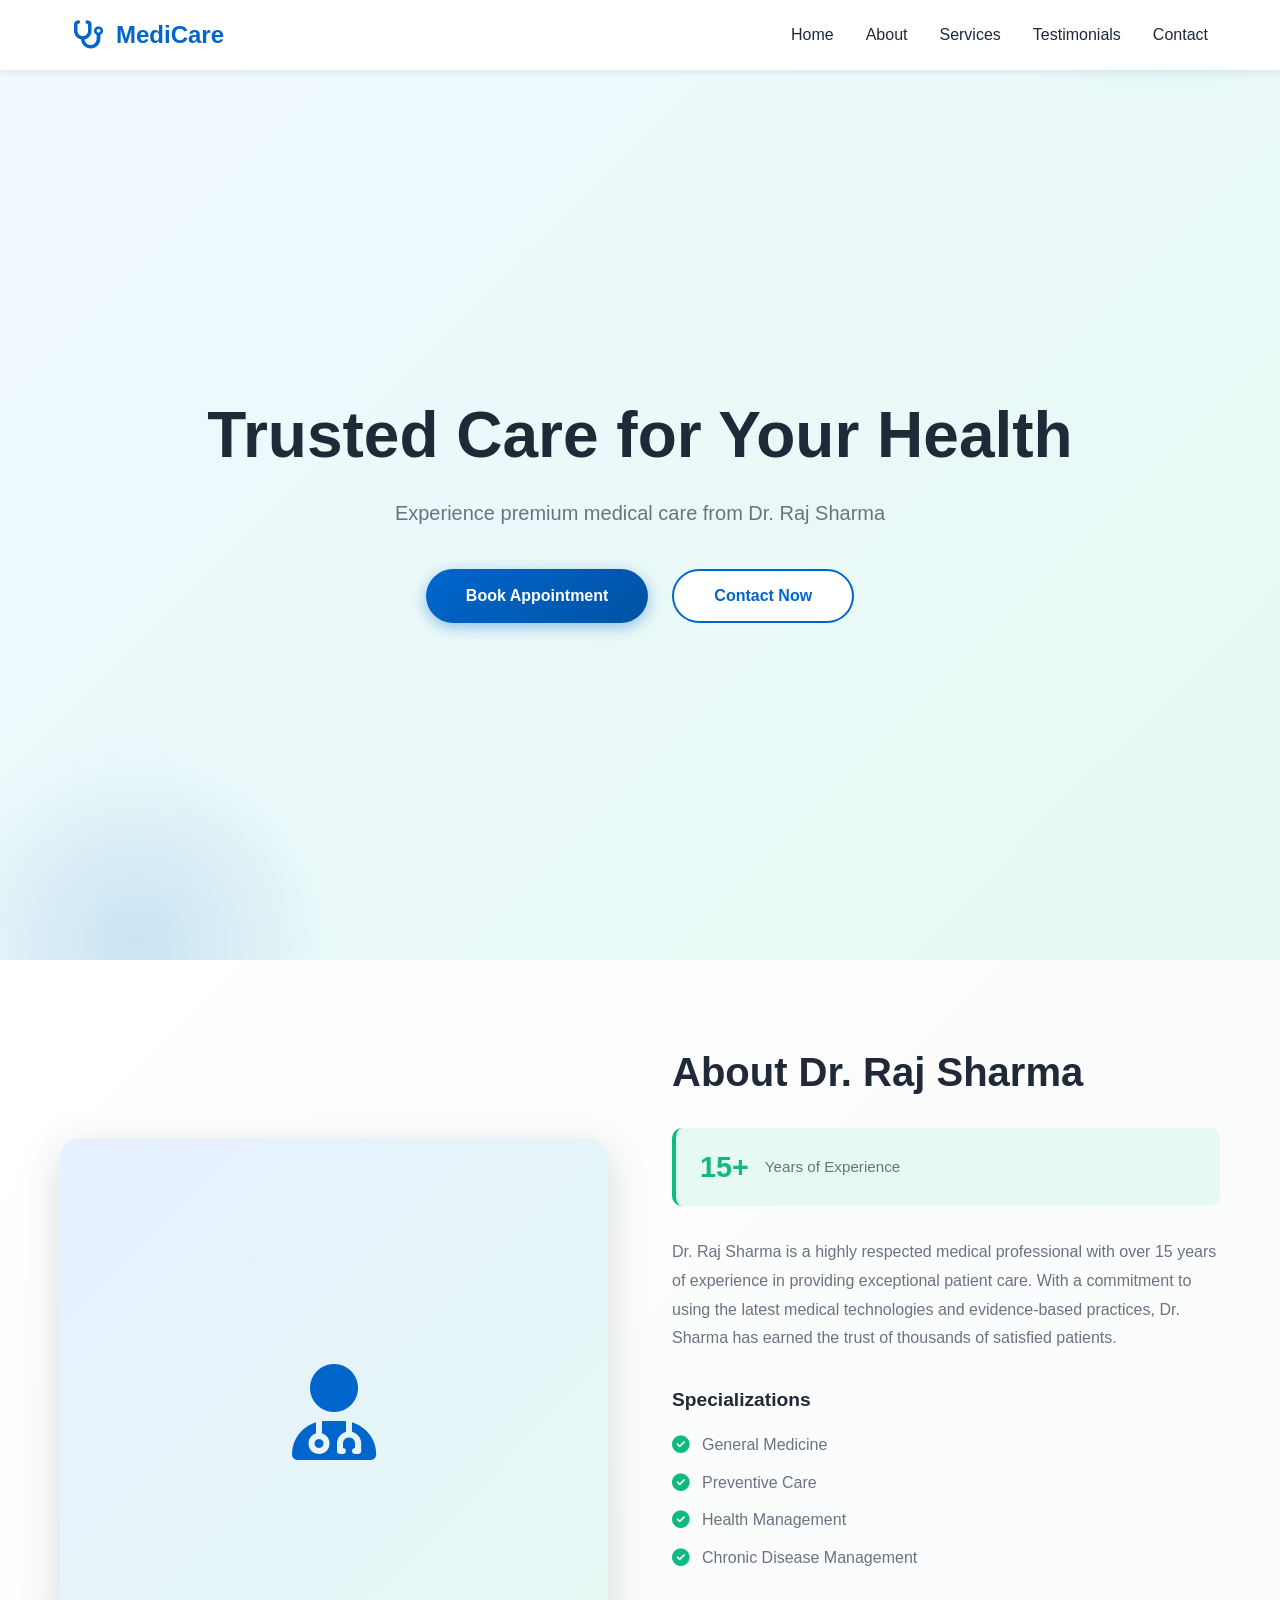
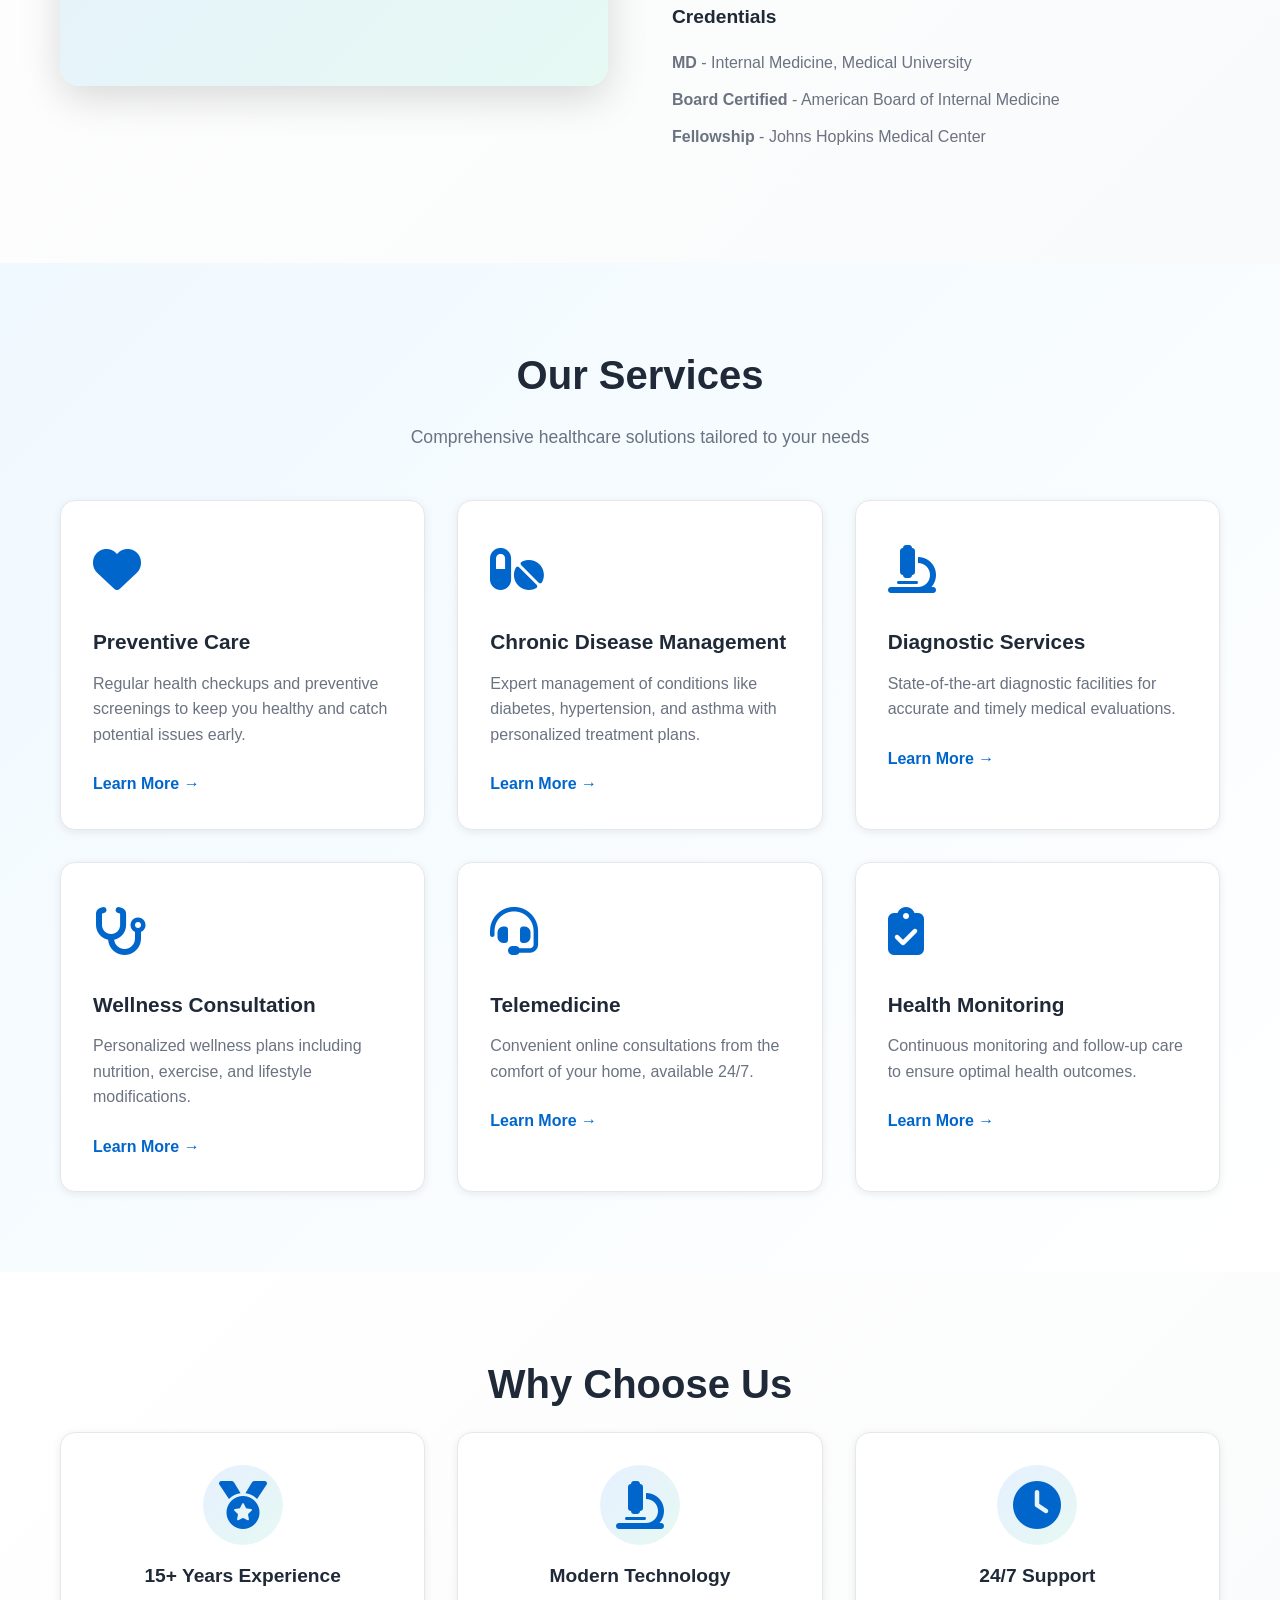
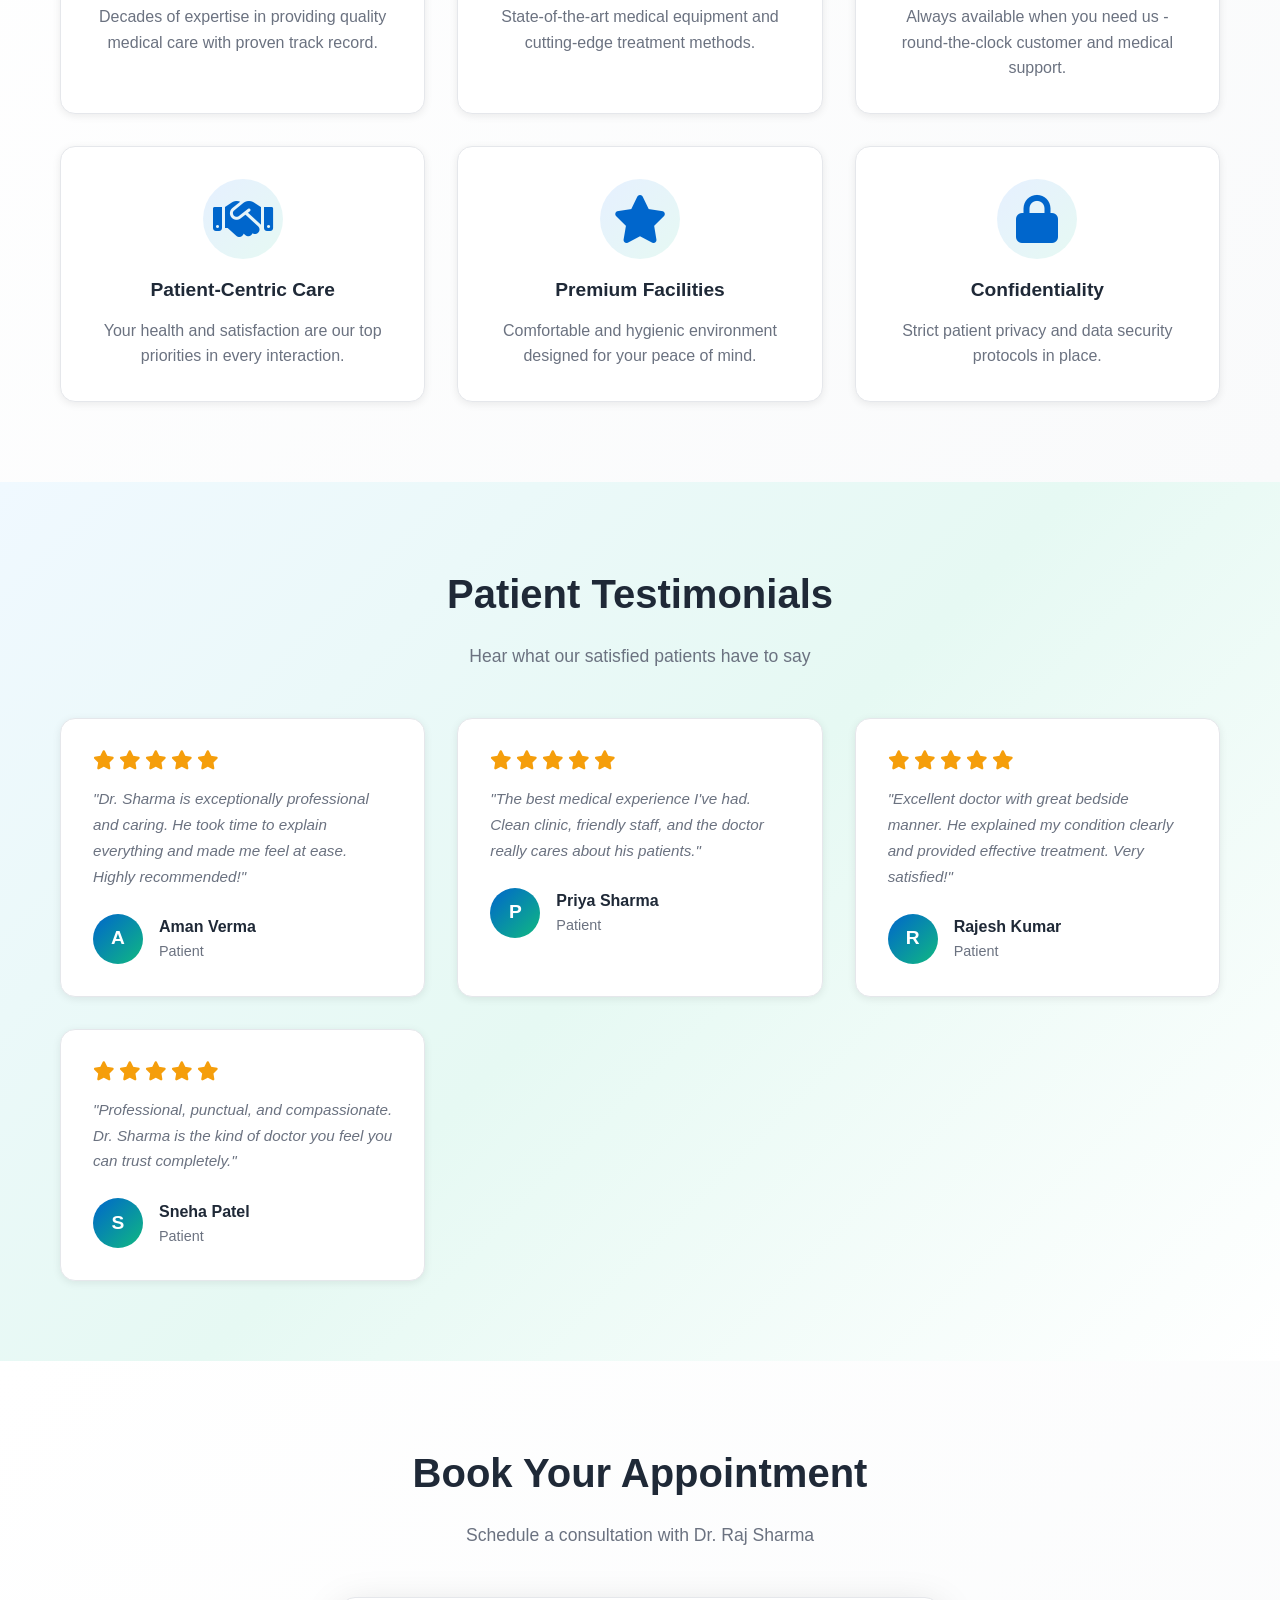
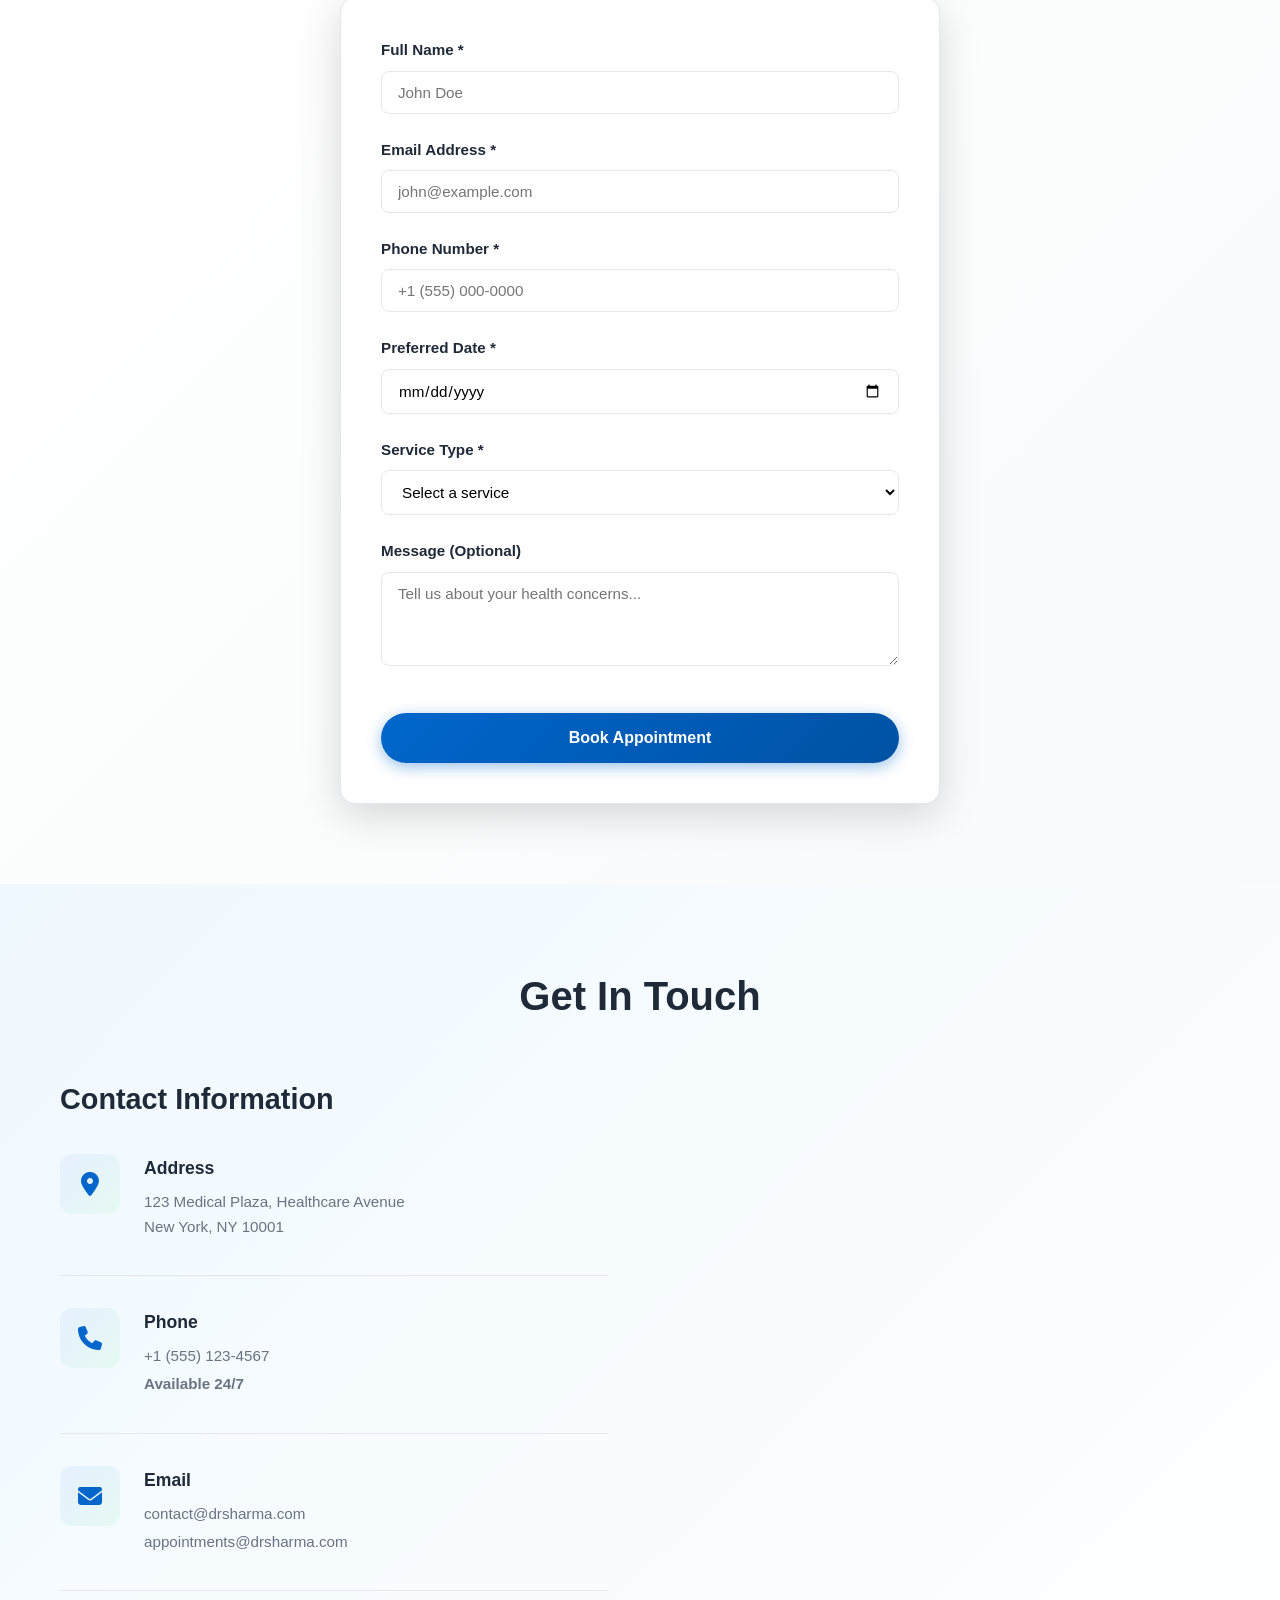
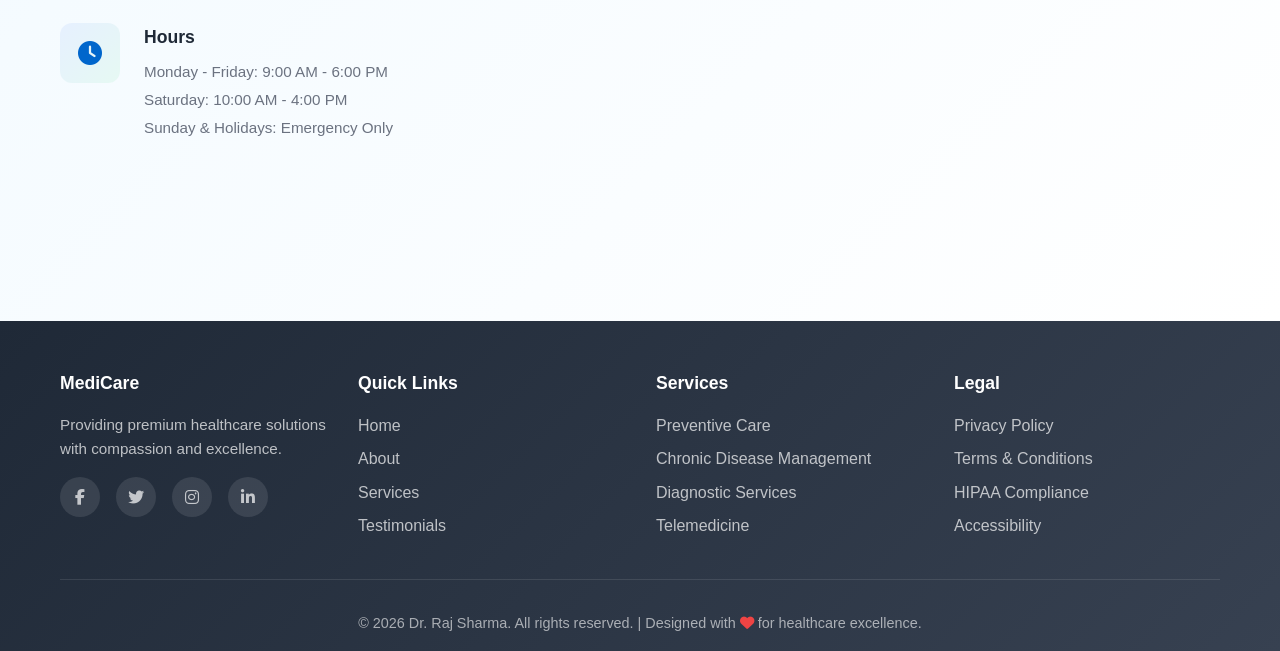
<file: index.html>
<!DOCTYPE html>
<html lang="en">
<head>
    <meta charset="UTF-8">
    <meta name="viewport" content="width=device-width, initial-scale=1.0">
    <title>Dr. Raj Sharma - Premium Medical Care</title>
    <link rel="stylesheet" href="styles.css">
    <link rel="stylesheet" href="https://cdnjs.cloudflare.com/ajax/libs/font-awesome/6.4.0/css/all.min.css">
</head>
<body>
    <!-- Navigation Bar -->
    <nav class="navbar">
        <div class="nav-container">
            <div class="nav-logo">
                <i class="fas fa-stethoscope"></i>
                <span>MediCare</span>
            </div>
            
            <div class="hamburger">
                <span></span>
                <span></span>
                <span></span>
            </div>
            
            <ul class="nav-menu">
                <li><a href="#home" class="nav-link">Home</a></li>
                <li><a href="#about" class="nav-link">About</a></li>
                <li><a href="#services" class="nav-link">Services</a></li>
                <li><a href="#testimonials" class="nav-link">Testimonials</a></li>
                <li><a href="#contact" class="nav-link">Contact</a></li>
            </ul>
        </div>
    </nav>

    <!-- Hero Section -->
    <section id="home" class="hero">
        <div class="hero-content">
            <h1 class="fade-in">Trusted Care for Your Health</h1>
            <p class="fade-in">Experience premium medical care from Dr. Raj Sharma</p>
            <div class="hero-buttons fade-in">
                <button class="btn btn-primary" onclick="scrollToAppointment()">Book Appointment</button>
                <button class="btn btn-secondary" onclick="scrollToContact()">Contact Now</button>
            </div>
        </div>
        <div class="hero-overlay"></div>
    </section>

    <!-- About Doctor Section -->
    <section id="about" class="about">
        <div class="container">
            <div class="about-grid">
                <div class="about-image reveal-fade">
                    <div class="image-placeholder">
                        <i class="fas fa-user-doctor"></i>
                    </div>
                </div>
                <div class="about-content reveal-fade">
                    <h2>About Dr. Raj Sharma</h2>
                    <div class="experience-badge">
                        <span class="badge-number">15+</span>
                        <span class="badge-text">Years of Experience</span>
                    </div>
                    <p>Dr. Raj Sharma is a highly respected medical professional with over 15 years of experience in providing exceptional patient care. With a commitment to using the latest medical technologies and evidence-based practices, Dr. Sharma has earned the trust of thousands of satisfied patients.</p>
                    
                    <div class="specialization">
                        <h3>Specializations</h3>
                        <ul>
                            <li><i class="fas fa-check-circle"></i> General Medicine</li>
                            <li><i class="fas fa-check-circle"></i> Preventive Care</li>
                            <li><i class="fas fa-check-circle"></i> Health Management</li>
                            <li><i class="fas fa-check-circle"></i> Chronic Disease Management</li>
                        </ul>
                    </div>
                    
                    <div class="credentials">
                        <h3>Credentials</h3>
                        <p><strong>MD</strong> - Internal Medicine, Medical University</p>
                        <p><strong>Board Certified</strong> - American Board of Internal Medicine</p>
                        <p><strong>Fellowship</strong> - Johns Hopkins Medical Center</p>
                    </div>
                </div>
            </div>
        </div>
    </section>

    <!-- Services Section -->
    <section id="services" class="services">
        <div class="container">
            <h2 class="section-title reveal-fade">Our Services</h2>
            <p class="section-subtitle reveal-fade">Comprehensive healthcare solutions tailored to your needs</p>
            
            <div class="services-grid">
                <div class="service-card reveal-fade">
                    <div class="service-icon">
                        <i class="fas fa-heart"></i>
                    </div>
                    <h3>Preventive Care</h3>
                    <p>Regular health checkups and preventive screenings to keep you healthy and catch potential issues early.</p>
                    <a href="#contact" class="learn-more">Learn More →</a>
                </div>

                <div class="service-card reveal-fade">
                    <div class="service-icon">
                        <i class="fas fa-pills"></i>
                    </div>
                    <h3>Chronic Disease Management</h3>
                    <p>Expert management of conditions like diabetes, hypertension, and asthma with personalized treatment plans.</p>
                    <a href="#contact" class="learn-more">Learn More →</a>
                </div>

                <div class="service-card reveal-fade">
                    <div class="service-icon">
                        <i class="fas fa-microscope"></i>
                    </div>
                    <h3>Diagnostic Services</h3>
                    <p>State-of-the-art diagnostic facilities for accurate and timely medical evaluations.</p>
                    <a href="#contact" class="learn-more">Learn More →</a>
                </div>

                <div class="service-card reveal-fade">
                    <div class="service-icon">
                        <i class="fas fa-stethoscope"></i>
                    </div>
                    <h3>Wellness Consultation</h3>
                    <p>Personalized wellness plans including nutrition, exercise, and lifestyle modifications.</p>
                    <a href="#contact" class="learn-more">Learn More →</a>
                </div>

                <div class="service-card reveal-fade">
                    <div class="service-icon">
                        <i class="fas fa-headset"></i>
                    </div>
                    <h3>Telemedicine</h3>
                    <p>Convenient online consultations from the comfort of your home, available 24/7.</p>
                    <a href="#contact" class="learn-more">Learn More →</a>
                </div>

                <div class="service-card reveal-fade">
                    <div class="service-icon">
                        <i class="fas fa-clipboard-check"></i>
                    </div>
                    <h3>Health Monitoring</h3>
                    <p>Continuous monitoring and follow-up care to ensure optimal health outcomes.</p>
                    <a href="#contact" class="learn-more">Learn More →</a>
                </div>
            </div>
        </div>
    </section>

    <!-- Why Choose Us Section -->
    <section class="why-choose-us">
        <div class="container">
            <h2 class="section-title reveal-fade">Why Choose Us</h2>
            
            <div class="why-grid">
                <div class="why-card reveal-fade">
                    <div class="why-icon">
                        <i class="fas fa-medal"></i>
                    </div>
                    <h3>15+ Years Experience</h3>
                    <p>Decades of expertise in providing quality medical care with proven track record.</p>
                </div>

                <div class="why-card reveal-fade">
                    <div class="why-icon">
                        <i class="fas fa-microscope"></i>
                    </div>
                    <h3>Modern Technology</h3>
                    <p>State-of-the-art medical equipment and cutting-edge treatment methods.</p>
                </div>

                <div class="why-card reveal-fade">
                    <div class="why-icon">
                        <i class="fas fa-clock"></i>
                    </div>
                    <h3>24/7 Support</h3>
                    <p>Always available when you need us - round-the-clock customer and medical support.</p>
                </div>

                <div class="why-card reveal-fade">
                    <div class="why-icon">
                        <i class="fas fa-handshake"></i>
                    </div>
                    <h3>Patient-Centric Care</h3>
                    <p>Your health and satisfaction are our top priorities in every interaction.</p>
                </div>

                <div class="why-card reveal-fade">
                    <div class="why-icon">
                        <i class="fas fa-star"></i>
                    </div>
                    <h3>Premium Facilities</h3>
                    <p>Comfortable and hygienic environment designed for your peace of mind.</p>
                </div>

                <div class="why-card reveal-fade">
                    <div class="why-icon">
                        <i class="fas fa-lock"></i>
                    </div>
                    <h3>Confidentiality</h3>
                    <p>Strict patient privacy and data security protocols in place.</p>
                </div>
            </div>
        </div>
    </section>

    <!-- Testimonials Section -->
    <section id="testimonials" class="testimonials">
        <div class="container">
            <h2 class="section-title reveal-fade">Patient Testimonials</h2>
            <p class="section-subtitle reveal-fade">Hear what our satisfied patients have to say</p>
            
            <div class="testimonials-grid">
                <div class="testimonial-card reveal-fade">
                    <div class="stars">
                        <i class="fas fa-star"></i>
                        <i class="fas fa-star"></i>
                        <i class="fas fa-star"></i>
                        <i class="fas fa-star"></i>
                        <i class="fas fa-star"></i>
                    </div>
                    <p class="testimonial-text">"Dr. Sharma is exceptionally professional and caring. He took time to explain everything and made me feel at ease. Highly recommended!"</p>
                    <div class="testimonial-author">
                        <div class="author-avatar">A</div>
                        <div>
                            <p class="author-name">Aman Verma</p>
                            <p class="author-title">Patient</p>
                        </div>
                    </div>
                </div>

                <div class="testimonial-card reveal-fade">
                    <div class="stars">
                        <i class="fas fa-star"></i>
                        <i class="fas fa-star"></i>
                        <i class="fas fa-star"></i>
                        <i class="fas fa-star"></i>
                        <i class="fas fa-star"></i>
                    </div>
                    <p class="testimonial-text">"The best medical experience I've had. Clean clinic, friendly staff, and the doctor really cares about his patients."</p>
                    <div class="testimonial-author">
                        <div class="author-avatar">P</div>
                        <div>
                            <p class="author-name">Priya Sharma</p>
                            <p class="author-title">Patient</p>
                        </div>
                    </div>
                </div>

                <div class="testimonial-card reveal-fade">
                    <div class="stars">
                        <i class="fas fa-star"></i>
                        <i class="fas fa-star"></i>
                        <i class="fas fa-star"></i>
                        <i class="fas fa-star"></i>
                        <i class="fas fa-star"></i>
                    </div>
                    <p class="testimonial-text">"Excellent doctor with great bedside manner. He explained my condition clearly and provided effective treatment. Very satisfied!"</p>
                    <div class="testimonial-author">
                        <div class="author-avatar">R</div>
                        <div>
                            <p class="author-name">Rajesh Kumar</p>
                            <p class="author-title">Patient</p>
                        </div>
                    </div>
                </div>

                <div class="testimonial-card reveal-fade">
                    <div class="stars">
                        <i class="fas fa-star"></i>
                        <i class="fas fa-star"></i>
                        <i class="fas fa-star"></i>
                        <i class="fas fa-star"></i>
                        <i class="fas fa-star"></i>
                    </div>
                    <p class="testimonial-text">"Professional, punctual, and compassionate. Dr. Sharma is the kind of doctor you feel you can trust completely."</p>
                    <div class="testimonial-author">
                        <div class="author-avatar">S</div>
                        <div>
                            <p class="author-name">Sneha Patel</p>
                            <p class="author-title">Patient</p>
                        </div>
                    </div>
                </div>
            </div>
        </div>
    </section>

    <!-- Appointment Form Section -->
    <section id="appointment" class="appointment">
        <div class="container">
            <h2 class="section-title reveal-fade">Book Your Appointment</h2>
            <p class="section-subtitle reveal-fade">Schedule a consultation with Dr. Raj Sharma</p>
            
            <div class="appointment-container">
                <form id="appointmentForm" class="appointment-form">
                    <div class="form-group">
                        <label for="name">Full Name *</label>
                        <input type="text" id="name" name="name" required placeholder="John Doe">
                        <span class="error-message" id="nameError"></span>
                    </div>

                    <div class="form-group">
                        <label for="email">Email Address *</label>
                        <input type="email" id="email" name="email" required placeholder="john@example.com">
                        <span class="error-message" id="emailError"></span>
                    </div>

                    <div class="form-group">
                        <label for="phone">Phone Number *</label>
                        <input type="tel" id="phone" name="phone" required placeholder="+1 (555) 000-0000">
                        <span class="error-message" id="phoneError"></span>
                    </div>

                    <div class="form-group">
                        <label for="date">Preferred Date *</label>
                        <input type="date" id="date" name="date" required>
                        <span class="error-message" id="dateError"></span>
                    </div>

                    <div class="form-group">
                        <label for="service">Service Type *</label>
                        <select id="service" name="service" required>
                            <option value="">Select a service</option>
                            <option value="preventive">Preventive Care</option>
                            <option value="chronic">Chronic Disease Management</option>
                            <option value="diagnostic">Diagnostic Services</option>
                            <option value="wellness">Wellness Consultation</option>
                            <option value="telemedicine">Telemedicine</option>
                            <option value="general">General Checkup</option>
                        </select>
                        <span class="error-message" id="serviceError"></span>
                    </div>

                    <div class="form-group">
                        <label for="message">Message (Optional)</label>
                        <textarea id="message" name="message" placeholder="Tell us about your health concerns..." rows="4"></textarea>
                    </div>

                    <button type="submit" class="btn btn-primary btn-submit">Book Appointment</button>
                    <div class="success-message" id="successMessage">
                        <i class="fas fa-check-circle"></i>
                        <p>Thank you! Your appointment request has been submitted. We'll contact you soon.</p>
                    </div>
                </form>
            </div>
        </div>
    </section>

    <!-- Contact Section -->
    <section id="contact" class="contact">
        <div class="container">
            <h2 class="section-title reveal-fade">Get In Touch</h2>
            
            <div class="contact-grid">
                <div class="contact-info reveal-fade">
                    <h3>Contact Information</h3>
                    
                    <div class="contact-item">
                        <div class="contact-icon">
                            <i class="fas fa-map-marker-alt"></i>
                        </div>
                        <div>
                            <h4>Address</h4>
                            <p>123 Medical Plaza, Healthcare Avenue<br>New York, NY 10001</p>
                        </div>
                    </div>

                    <div class="contact-item">
                        <div class="contact-icon">
                            <i class="fas fa-phone"></i>
                        </div>
                        <div>
                            <h4>Phone</h4>
                            <p>+1 (555) 123-4567</p>
                            <p class="availability">Available 24/7</p>
                        </div>
                    </div>

                    <div class="contact-item">
                        <div class="contact-icon">
                            <i class="fas fa-envelope"></i>
                        </div>
                        <div>
                            <h4>Email</h4>
                            <p>contact@drsharma.com</p>
                            <p>appointments@drsharma.com</p>
                        </div>
                    </div>

                    <div class="contact-item">
                        <div class="contact-icon">
                            <i class="fas fa-clock"></i>
                        </div>
                        <div>
                            <h4>Hours</h4>
                            <p>Monday - Friday: 9:00 AM - 6:00 PM</p>
                            <p>Saturday: 10:00 AM - 4:00 PM</p>
                            <p>Sunday & Holidays: Emergency Only</p>
                        </div>
                    </div>
                </div>

                <div class="contact-map reveal-fade">
                    <iframe src="https://www.google.com/maps/embed?pb=!1m18!1m12!1m3!1d3024.1789157705906!2d-74.00601592346899!3d40.71282547138062!2m3!1f0!2f0!3f0!3m2!1i1024!2i768!4f13.1!3m3!1m2!1s0x89c25a22a3855555%3A0xf89d88d0da308f5!2s123%20Medical%20Plaza%2C%20Healthcare%20Avenue%2C%20New%20York%2C%20NY%2010001!5e0!3m2!1sen!2sus!4v1234567890" width="100%" height="400" style="border:0; border-radius: 12px;" allowfullscreen="" loading="lazy" referrerpolicy="no-referrer-when-downgrade"></iframe>
                </div>
            </div>
        </div>
    </section>

    <!-- Footer -->
    <footer class="footer">
        <div class="container">
            <div class="footer-grid">
                <div class="footer-section">
                    <h4>MediCare</h4>
                    <p>Providing premium healthcare solutions with compassion and excellence.</p>
                    <div class="social-links">
                        <a href="#" class="social-link" title="Facebook"><i class="fab fa-facebook-f"></i></a>
                        <a href="#" class="social-link" title="Twitter"><i class="fab fa-twitter"></i></a>
                        <a href="#" class="social-link" title="Instagram"><i class="fab fa-instagram"></i></a>
                        <a href="#" class="social-link" title="LinkedIn"><i class="fab fa-linkedin-in"></i></a>
                    </div>
                </div>

                <div class="footer-section">
                    <h4>Quick Links</h4>
                    <ul>
                        <li><a href="#home">Home</a></li>
                        <li><a href="#about">About</a></li>
                        <li><a href="#services">Services</a></li>
                        <li><a href="#testimonials">Testimonials</a></li>
                    </ul>
                </div>

                <div class="footer-section">
                    <h4>Services</h4>
                    <ul>
                        <li><a href="#">Preventive Care</a></li>
                        <li><a href="#">Chronic Disease Management</a></li>
                        <li><a href="#">Diagnostic Services</a></li>
                        <li><a href="#">Telemedicine</a></li>
                    </ul>
                </div>

                <div class="footer-section">
                    <h4>Legal</h4>
                    <ul>
                        <li><a href="#">Privacy Policy</a></li>
                        <li><a href="#">Terms & Conditions</a></li>
                        <li><a href="#">HIPAA Compliance</a></li>
                        <li><a href="#">Accessibility</a></li>
                    </ul>
                </div>
            </div>

            <div class="footer-bottom">
                <p>&copy; 2026 Dr. Raj Sharma. All rights reserved. | Designed with <i class="fas fa-heart"></i> for healthcare excellence.</p>
            </div>
        </div>
    </footer>

    <script src="script.js"></script>
</body>
</html>
</file>
<file: styles.css>
/* ===== ROOT & VARIABLES ===== */
:root {
    --primary-color: #0066cc;
    --primary-light: #e6f0ff;
    --secondary-color: #10b981;
    --secondary-light: #e6f9f3;
    --accent-color: #f59e0b;
    --text-dark: #1f2937;
    --text-light: #6b7280;
    --border-color: #e5e7eb;
    --shadow-sm: 0 2px 8px rgba(0, 0, 0, 0.08);
    --shadow-md: 0 8px 24px rgba(0, 0, 0, 0.12);
    --shadow-lg: 0 12px 40px rgba(0, 0, 0, 0.15);
    --transition: all 0.3s cubic-bezier(0.25, 0.46, 0.45, 0.94);
}

/* ===== GENERAL STYLES ===== */
* {
    margin: 0;
    padding: 0;
    box-sizing: border-box;
}

html {
    scroll-behavior: smooth;
}

body {
    font-family: 'Segoe UI', Tahoma, Geneva, Verdana, sans-serif;
    color: var(--text-dark);
    line-height: 1.6;
    background-color: #ffffff;
    overflow-x: hidden;
}

.container {
    max-width: 1200px;
    margin: 0 auto;
    padding: 0 20px;
}

/* ===== NAVIGATION BAR ===== */
.navbar {
    position: fixed;
    top: 0;
    width: 100%;
    background: rgba(255, 255, 255, 0.95);
    backdrop-filter: blur(10px);
    padding: 0;
    z-index: 1000;
    box-shadow: var(--shadow-sm);
}

.nav-container {
    display: flex;
    justify-content: space-between;
    align-items: center;
    padding: 1rem 2rem;
    max-width: 1200px;
    margin: 0 auto;
    width: 100%;
}

.nav-logo {
    display: flex;
    align-items: center;
    gap: 0.75rem;
    font-size: 1.5rem;
    font-weight: 700;
    color: var(--primary-color);
    text-decoration: none;
}

.nav-logo i {
    font-size: 1.75rem;
}

.nav-menu {
    display: flex;
    list-style: none;
    gap: 2rem;
}

.nav-link {
    color: var(--text-dark);
    text-decoration: none;
    font-weight: 500;
    transition: var(--transition);
    position: relative;
}

.nav-link::after {
    content: '';
    position: absolute;
    bottom: -5px;
    left: 0;
    width: 0;
    height: 2px;
    background: var(--primary-color);
    transition: width 0.3s ease;
}

.nav-link:hover {
    color: var(--primary-color);
}

.nav-link:hover::after {
    width: 100%;
}

.hamburger {
    display: none;
    flex-direction: column;
    cursor: pointer;
    gap: 5px;
}

.hamburger span {
    width: 25px;
    height: 3px;
    background: var(--text-dark);
    border-radius: 2px;
    transition: var(--transition);
}

/* ===== HERO SECTION ===== */
.hero {
    margin-top: 60px;
    min-height: 100vh;
    background: linear-gradient(135deg, #f0f9ff 0%, #e6f9f3 100%);
    display: flex;
    align-items: center;
    justify-content: center;
    position: relative;
    overflow: hidden;
}

.hero::before {
    content: '';
    position: absolute;
    top: -50%;
    right: -10%;
    width: 500px;
    height: 500px;
    background: radial-gradient(circle, rgba(16, 185, 129, 0.2) 0%, transparent 70%);
    border-radius: 50%;
    animation: float 6s ease-in-out infinite;
}

.hero::after {
    content: '';
    position: absolute;
    bottom: -20%;
    left: -5%;
    width: 400px;
    height: 400px;
    background: radial-gradient(circle, rgba(0, 102, 204, 0.15) 0%, transparent 70%);
    border-radius: 50%;
    animation: float 8s ease-in-out infinite reverse;
}

@keyframes float {
    0%, 100% {
        transform: translateY(0px);
    }
    50% {
        transform: translateY(30px);
    }
}

.hero-content {
    text-align: center;
    z-index: 10;
    position: relative;
}

.hero h1 {
    font-size: clamp(2.5rem, 5vw, 4.5rem);
    color: var(--text-dark);
    margin-bottom: 1.5rem;
    line-height: 1.2;
    font-weight: 700;
}

.hero p {
    font-size: 1.25rem;
    color: var(--text-light);
    margin-bottom: 2.5rem;
    max-width: 600px;
    margin-left: auto;
    margin-right: auto;
}

.hero-buttons {
    display: flex;
    gap: 1.5rem;
    justify-content: center;
    flex-wrap: wrap;
}

/* ===== FADE-IN ANIMATION ===== */
.fade-in {
    animation: fadeInUp 0.8s ease-out forwards;
    opacity: 0;
}

.fade-in:nth-child(1) {
    animation-delay: 0.2s;
}

.fade-in:nth-child(2) {
    animation-delay: 0.4s;
}

.fade-in:nth-child(3) {
    animation-delay: 0.6s;
}

@keyframes fadeInUp {
    from {
        opacity: 0;
        transform: translateY(30px);
    }
    to {
        opacity: 1;
        transform: translateY(0);
    }
}

/* ===== BUTTONS ===== */
.btn {
    padding: 1rem 2.5rem;
    border: none;
    border-radius: 50px;
    font-size: 1rem;
    font-weight: 600;
    cursor: pointer;
    transition: var(--transition);
    text-decoration: none;
    display: inline-block;
    text-align: center;
}

.btn-primary {
    background: linear-gradient(135deg, var(--primary-color) 0%, #0052a3 100%);
    color: white;
    box-shadow: 0 4px 15px rgba(0, 102, 204, 0.4);
}

.btn-primary:hover {
    transform: translateY(-3px);
    box-shadow: 0 8px 25px rgba(0, 102, 204, 0.6);
}

.btn-secondary {
    background: white;
    color: var(--primary-color);
    border: 2px solid var(--primary-color);
}

.btn-secondary:hover {
    background: var(--primary-light);
    transform: translateY(-3px);
}

.btn-submit {
    width: 100%;
    margin-top: 1rem;
}

/* ===== SECTION STYLING ===== */
section {
    padding: 5rem 0;
}

.section-title {
    font-size: 2.5rem;
    text-align: center;
    margin-bottom: 1rem;
    color: var(--text-dark);
    font-weight: 700;
}

.section-subtitle {
    text-align: center;
    color: var(--text-light);
    font-size: 1.1rem;
    margin-bottom: 3rem;
    max-width: 600px;
    margin-left: auto;
    margin-right: auto;
}

/* ===== REVEAL FADE ANIMATION ===== */
.reveal-fade {
    opacity: 0;
    animation: revealFade 0.8s ease-out forwards;
}

@keyframes revealFade {
    from {
        opacity: 0;
        transform: translateY(40px);
    }
    to {
        opacity: 1;
        transform: translateY(0);
    }
}

/* ===== ABOUT SECTION ===== */
.about {
    background: linear-gradient(135deg, #ffffff 0%, #f9fafb 100%);
}

.about-grid {
    display: grid;
    grid-template-columns: 1fr 1fr;
    gap: 4rem;
    align-items: center;
}

.about-image {
    position: relative;
}

.image-placeholder {
    width: 100%;
    aspect-ratio: 1 / 1;
    background: linear-gradient(135deg, var(--primary-light) 0%, var(--secondary-light) 100%);
    border-radius: 20px;
    display: flex;
    align-items: center;
    justify-content: center;
    font-size: 6rem;
    color: var(--primary-color);
    box-shadow: var(--shadow-lg);
}

.about-content h2 {
    font-size: 2.5rem;
    margin-bottom: 1.5rem;
    color: var(--text-dark);
}

.experience-badge {
    display: flex;
    gap: 1rem;
    align-items: center;
    margin-bottom: 2rem;
    padding: 1rem 1.5rem;
    background: var(--secondary-light);
    border-radius: 10px;
    border-left: 4px solid var(--secondary-color);
}

.badge-number {
    font-size: 1.8rem;
    font-weight: 700;
    color: var(--secondary-color);
}

.badge-text {
    color: var(--text-light);
    font-size: 0.95rem;
}

.about-content p {
    font-size: 1rem;
    line-height: 1.8;
    color: var(--text-light);
    margin-bottom: 2rem;
}

.specialization, .credentials {
    margin: 2rem 0;
}

.specialization h3, .credentials h3 {
    font-size: 1.2rem;
    margin-bottom: 1rem;
    color: var(--text-dark);
}

.specialization ul {
    list-style: none;
    margin-bottom: 1rem;
}

.specialization li {
    margin: 0.75rem 0;
    color: var(--text-light);
    display: flex;
    align-items: center;
    gap: 0.75rem;
}

.specialization i, .credentials i {
    color: var(--secondary-color);
    font-size: 1.1rem;
}

.credentials p {
    margin: 0.5rem 0;
    color: var(--text-light);
}

/* ===== SERVICES SECTION ===== */
.services {
    background: linear-gradient(135deg, #f0f9ff 0%, #ffffff 100%);
}

.services-grid {
    display: grid;
    grid-template-columns: repeat(auto-fit, minmax(320px, 1fr));
    gap: 2rem;
}

.service-card {
    background: white;
    padding: 2rem;
    border-radius: 15px;
    box-shadow: var(--shadow-sm);
    transition: var(--transition);
    border: 1px solid var(--border-color);
    position: relative;
    overflow: hidden;
}

.service-card::before {
    content: '';
    position: absolute;
    top: 0;
    left: -100%;
    width: 100%;
    height: 4px;
    background: linear-gradient(90deg, var(--primary-color), var(--secondary-color));
    transition: left 0.3s ease;
}

.service-card:hover {
    transform: translateY(-10px);
    box-shadow: var(--shadow-lg);
}

.service-card:hover::before {
    left: 0;
}

.service-icon {
    font-size: 3rem;
    color: var(--primary-color);
    margin-bottom: 1rem;
}

.service-card h3 {
    font-size: 1.3rem;
    margin-bottom: 0.75rem;
    color: var(--text-dark);
}

.service-card p {
    color: var(--text-light);
    margin-bottom: 1.5rem;
    line-height: 1.6;
}

.learn-more {
    color: var(--primary-color);
    text-decoration: none;
    font-weight: 600;
    display: inline-flex;
    align-items: center;
    transition: var(--transition);
}

.learn-more:hover {
    gap: 0.5rem;
    transform: translateX(5px);
}

/* ===== WHY CHOOSE US SECTION ===== */
.why-choose-us {
    background: linear-gradient(135deg, #ffffff 0%, #f9fafb 100%);
}

.why-grid {
    display: grid;
    grid-template-columns: repeat(auto-fit, minmax(300px, 1fr));
    gap: 2rem;
}

.why-card {
    text-align: center;
    padding: 2rem;
    background: white;
    border-radius: 15px;
    box-shadow: var(--shadow-sm);
    transition: var(--transition);
    border: 1px solid var(--border-color);
}

.why-card:hover {
    transform: translateY(-8px);
    box-shadow: var(--shadow-lg);
}

.why-icon {
    font-size: 3rem;
    margin-bottom: 1rem;
    background: linear-gradient(135deg, var(--primary-light) 0%, var(--secondary-light) 100%);
    width: 80px;
    height: 80px;
    display: flex;
    align-items: center;
    justify-content: center;
    margin-left: auto;
    margin-right: auto;
    border-radius: 50%;
    color: var(--primary-color);
}

.why-card h3 {
    font-size: 1.2rem;
    margin-bottom: 0.75rem;
    color: var(--text-dark);
}

.why-card p {
    color: var(--text-light);
    line-height: 1.6;
}

/* ===== TESTIMONIALS SECTION ===== */
.testimonials {
    background: linear-gradient(135deg, #f0f9ff 0%, #e6f9f3 50%, #ffffff 100%);
}

.testimonials-grid {
    display: grid;
    grid-template-columns: repeat(auto-fit, minmax(300px, 1fr));
    gap: 2rem;
}

.testimonial-card {
    background: white;
    padding: 2rem;
    border-radius: 15px;
    box-shadow: var(--shadow-sm);
    transition: var(--transition);
    border: 1px solid var(--border-color);
}

.testimonial-card:hover {
    transform: translateY(-8px);
    box-shadow: var(--shadow-lg);
}

.stars {
    color: var(--accent-color);
    font-size: 1.2rem;
    margin-bottom: 1rem;
    display: flex;
    gap: 0.25rem;
}

.testimonial-text {
    color: var(--text-light);
    font-size: 0.95rem;
    margin-bottom: 1.5rem;
    line-height: 1.7;
    font-style: italic;
}

.testimonial-author {
    display: flex;
    align-items: center;
    gap: 1rem;
}

.author-avatar {
    width: 50px;
    height: 50px;
    border-radius: 50%;
    background: linear-gradient(135deg, var(--primary-color), var(--secondary-color));
    color: white;
    display: flex;
    align-items: center;
    justify-content: center;
    font-weight: 700;
    font-size: 1.2rem;
}

.author-name {
    font-weight: 600;
    color: var(--text-dark);
    margin: 0;
}

.author-title {
    color: var(--text-light);
    font-size: 0.9rem;
    margin: 0;
}

/* ===== APPOINTMENT FORM SECTION ===== */
.appointment {
    background: linear-gradient(135deg, #ffffff 0%, #f9fafb 100%);
}

.appointment-container {
    max-width: 600px;
    margin: 0 auto;
}

.appointment-form {
    background: white;
    padding: 2.5rem;
    border-radius: 15px;
    box-shadow: var(--shadow-lg);
    border: 1px solid var(--border-color);
}

.form-group {
    margin-bottom: 1.5rem;
}

.form-group label {
    display: block;
    margin-bottom: 0.5rem;
    font-weight: 600;
    color: var(--text-dark);
    font-size: 0.95rem;
}

.form-group input,
.form-group textarea,
.form-group select {
    width: 100%;
    padding: 0.75rem 1rem;
    border: 1px solid var(--border-color);
    border-radius: 8px;
    font-size: 0.95rem;
    font-family: inherit;
    transition: var(--transition);
    background: white;
}

.form-group input:focus,
.form-group textarea:focus,
.form-group select:focus {
    outline: none;
    border-color: var(--primary-color);
    box-shadow: 0 0 0 3px var(--primary-light);
}

.form-group textarea {
    resize: vertical;
}

.error-message {
    color: #dc2626;
    font-size: 0.85rem;
    margin-top: 0.25rem;
    display: block;
}

.success-message {
    display: none;
    background: linear-gradient(135deg, #e6f9f3 0%, #d1fae5 100%);
    border-left: 4px solid var(--secondary-color);
    padding: 1.5rem;
    border-radius: 8px;
    margin-top: 1.5rem;
    text-align: center;
}

.success-message.show {
    display: block;
    animation: slideInUp 0.5s ease-out;
}

.success-message i {
    color: var(--secondary-color);
    font-size: 2rem;
    margin-bottom: 0.5rem;
    display: block;
}

.success-message p {
    color: var(--secondary-color);
    font-weight: 600;
    margin: 0;
}

/* ===== SPINNER ANIMATION ===== */
@keyframes spin {
    from {
        transform: rotate(0deg);
    }
    to {
        transform: rotate(360deg);
    }
}

.fa-spin {
    animation: spin 1s linear infinite;
}

/* ===== ERROR ALERT STYLING ===== */
.error-alert {
    margin-bottom: 1.5rem;
    animation: slideInUp 0.5s ease-out;
}

.error-alert-content {
    background: linear-gradient(135deg, #fee2e2 0%, #fecaca 100%);
    border-left: 4px solid #dc2626;
    padding: 1.5rem;
    border-radius: 8px;
    display: flex;
    align-items: center;
    gap: 1rem;
    position: relative;
}

.error-alert-content i {
    color: #dc2626;
    font-size: 1.5rem;
    flex-shrink: 0;
}

.error-alert-content p {
    color: #7f1d1d;
    margin: 0;
    font-weight: 500;
    flex-grow: 1;
}

.error-close-btn {
    background: none;
    border: none;
    color: #dc2626;
    cursor: pointer;
    font-size: 1.2rem;
    padding: 0;
    display: flex;
    align-items: center;
    justify-content: center;
    transition: var(--transition);
    flex-shrink: 0;
}

.error-close-btn:hover {
    color: #7f1d1d;
    transform: scale(1.1);
}

@keyframes slideInUp {
    from {
        opacity: 0;
        transform: translateY(20px);
    }
    to {
        opacity: 1;
        transform: translateY(0);
    }
}

/* ===== CONTACT SECTION ===== */
.contact {
    background: linear-gradient(135deg, #f0f9ff 0%, #ffffff 100%);
}

.contact-grid {
    display: grid;
    grid-template-columns: 1fr 1fr;
    gap: 4rem;
    align-items: start;
}

.contact-info {
    padding: 2rem 0;
}

.contact-info h3 {
    font-size: 1.8rem;
    margin-bottom: 2rem;
    color: var(--text-dark);
}

.contact-item {
    display: flex;
    gap: 1.5rem;
    margin-bottom: 2rem;
    padding-bottom: 2rem;
    border-bottom: 1px solid var(--border-color);
}

.contact-item:last-child {
    border-bottom: none;
}

.contact-icon {
    width: 60px;
    height: 60px;
    background: linear-gradient(135deg, var(--primary-light) 0%, var(--secondary-light) 100%);
    border-radius: 12px;
    display: flex;
    align-items: center;
    justify-content: center;
    font-size: 1.5rem;
    color: var(--primary-color);
    flex-shrink: 0;
}

.contact-item h4 {
    font-size: 1.1rem;
    color: var(--text-dark);
    margin-bottom: 0.5rem;
}

.contact-item p {
    color: var(--text-light);
    margin: 0.25rem 0;
    font-size: 0.95rem;
}

.availability {
    color: var(--secondary-color);
    font-weight: 600;
    font-size: 0.85rem;
}

/* ===== FOOTER ===== */
.footer {
    background: linear-gradient(135deg, var(--text-dark) 0%, #374151 100%);
    color: white;
    padding: 3rem 0 1rem;
}

.footer-grid {
    display: grid;
    grid-template-columns: repeat(auto-fit, minmax(250px, 1fr));
    gap: 2rem;
    margin-bottom: 2rem;
}

.footer-section h4 {
    font-size: 1.1rem;
    margin-bottom: 1rem;
    color: white;
}

.footer-section p {
    color: rgba(255, 255, 255, 0.7);
    font-size: 0.95rem;
    line-height: 1.6;
    margin-bottom: 1rem;
}

.footer-section ul {
    list-style: none;
}

.footer-section ul li {
    margin: 0.5rem 0;
}

.footer-section a {
    color: rgba(255, 255, 255, 0.7);
    text-decoration: none;
    transition: var(--transition);
}

.footer-section a:hover {
    color: white;
}

.social-links {
    display: flex;
    gap: 1rem;
}

.social-link {
    width: 40px;
    height: 40px;
    background: rgba(255, 255, 255, 0.1);
    border-radius: 50%;
    display: flex;
    align-items: center;
    justify-content: center;
    transition: var(--transition);
}

.social-link:hover {
    background: var(--primary-color);
    transform: translateY(-3px);
}

.footer-bottom {
    text-align: center;
    padding-top: 2rem;
    border-top: 1px solid rgba(255, 255, 255, 0.1);
    color: rgba(255, 255, 255, 0.6);
    font-size: 0.9rem;
}

.footer-bottom i {
    color: #ef4444;
}

/* ===== RESPONSIVE DESIGN ===== */
@media (max-width: 768px) {
    .hamburger {
        display: flex;
    }

    .nav-menu {
        position: fixed;
        left: -100%;
        top: 60px;
        flex-direction: column;
        background: white;
        width: 100%;
        text-align: center;
        transition: 0.3s;
        box-shadow: var(--shadow-md);
        padding: 2rem 0;
        gap: 0;
    }

    .nav-menu.active {
        left: 0;
    }

    .nav-link {
        display: block;
        padding: 1rem;
        color: var(--text-dark);
    }

    .hamburger.active span:nth-child(1) {
        transform: rotate(-45deg) translate(-5px, 6px);
    }

    .hamburger.active span:nth-child(2) {
        opacity: 0;
    }

    .hamburger.active span:nth-child(3) {
        transform: rotate(45deg) translate(-5px, -6px);
    }

    .about-grid {
        grid-template-columns: 1fr;
        gap: 2rem;
    }

    .contact-grid {
        grid-template-columns: 1fr;
        gap: 2rem;
    }

    .hero-buttons {
        flex-direction: column;
        align-items: center;
    }

    .btn {
        width: 100%;
    }

    .section-title {
        font-size: 1.8rem;
    }

    .about-content h2 {
        font-size: 1.8rem;
    }
}

@media (max-width: 480px) {
    .navbar {
        padding: 0.5rem 1rem;
    }

    .nav-container {
        padding: 0.75rem 1rem;
    }

    .nav-logo {
        font-size: 1.2rem;
    }

    .hero h1 {
        font-size: 2rem;
        margin-bottom: 1rem;
    }

    .hero p {
        font-size: 1rem;
    }

    .section-title {
        font-size: 1.5rem;
    }

    .services-grid {
        grid-template-columns: 1fr;
    }

    .testimonials-grid {
        grid-template-columns: 1fr;
    }

    .appointment-form {
        padding: 1.5rem;
    }

    .footer-grid {
        grid-template-columns: 1fr;
    }

    section {
        padding: 3rem 0;
    }
}
</file>
